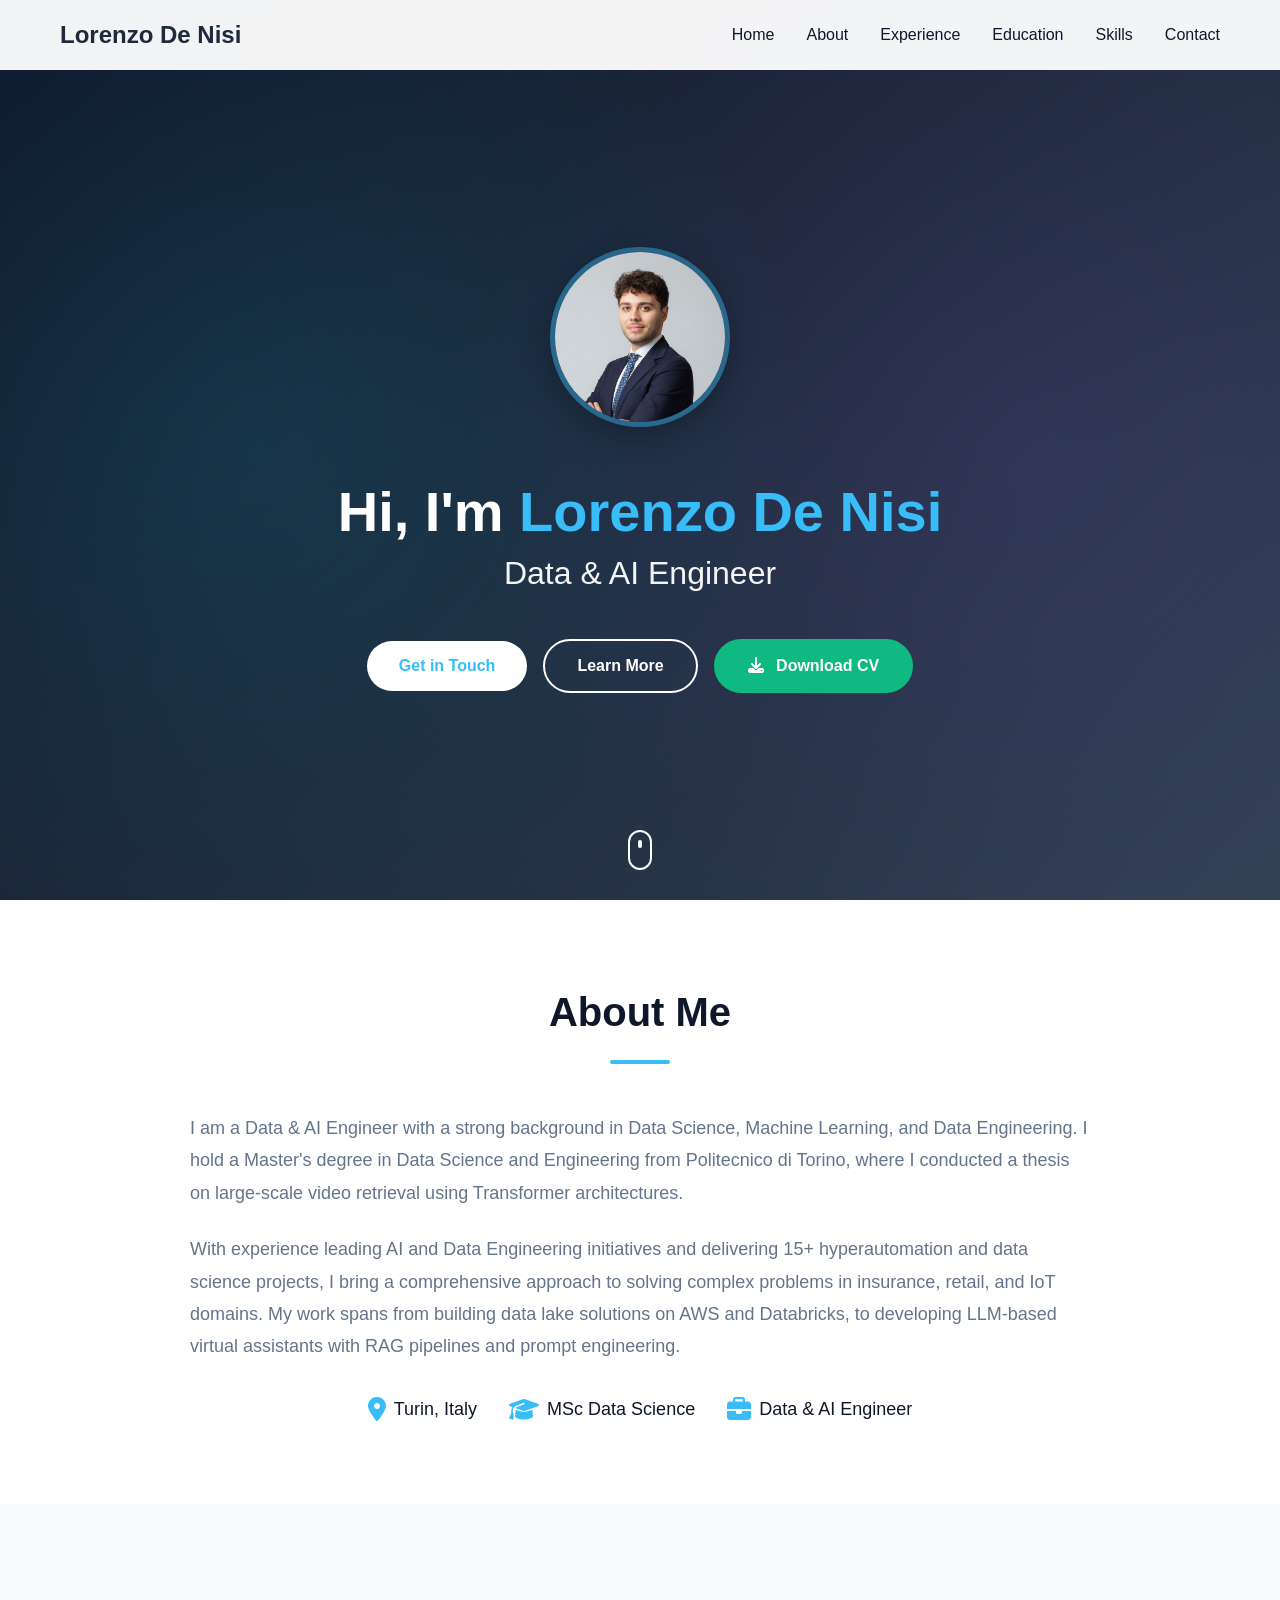
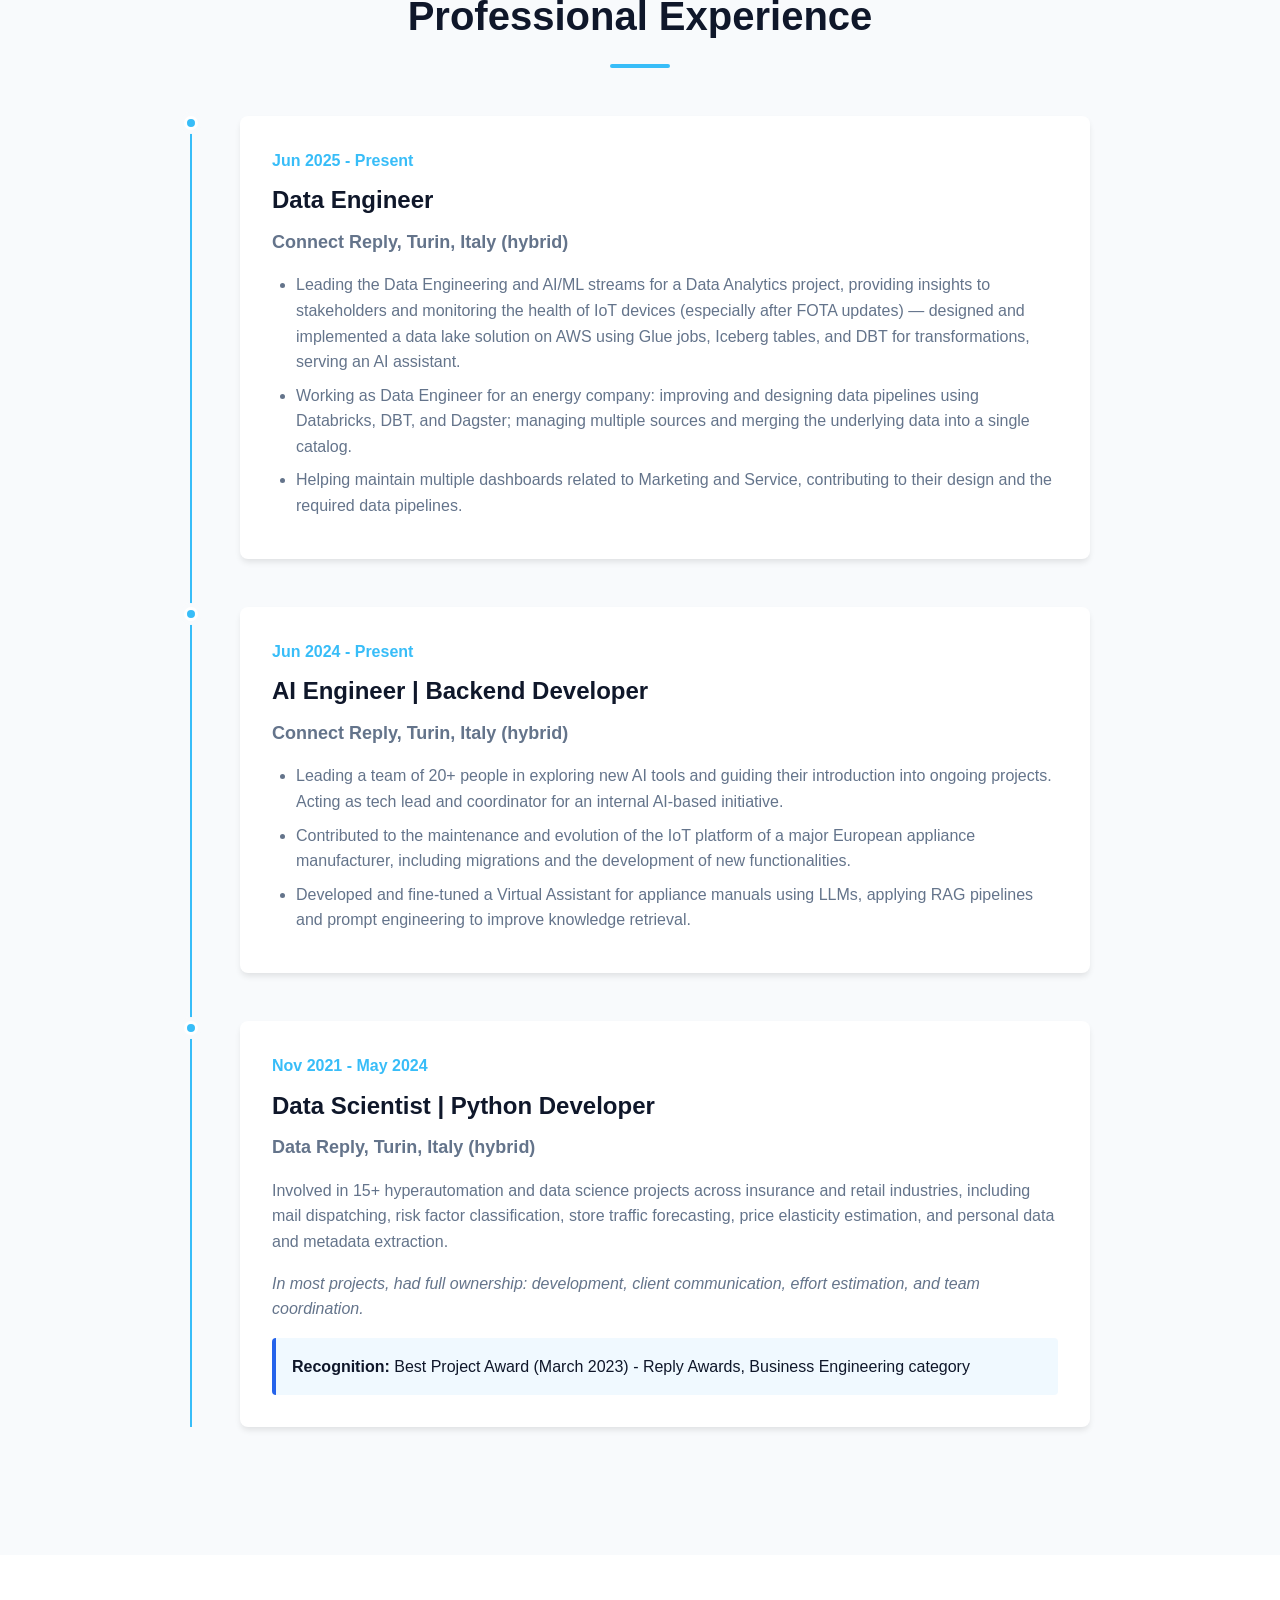
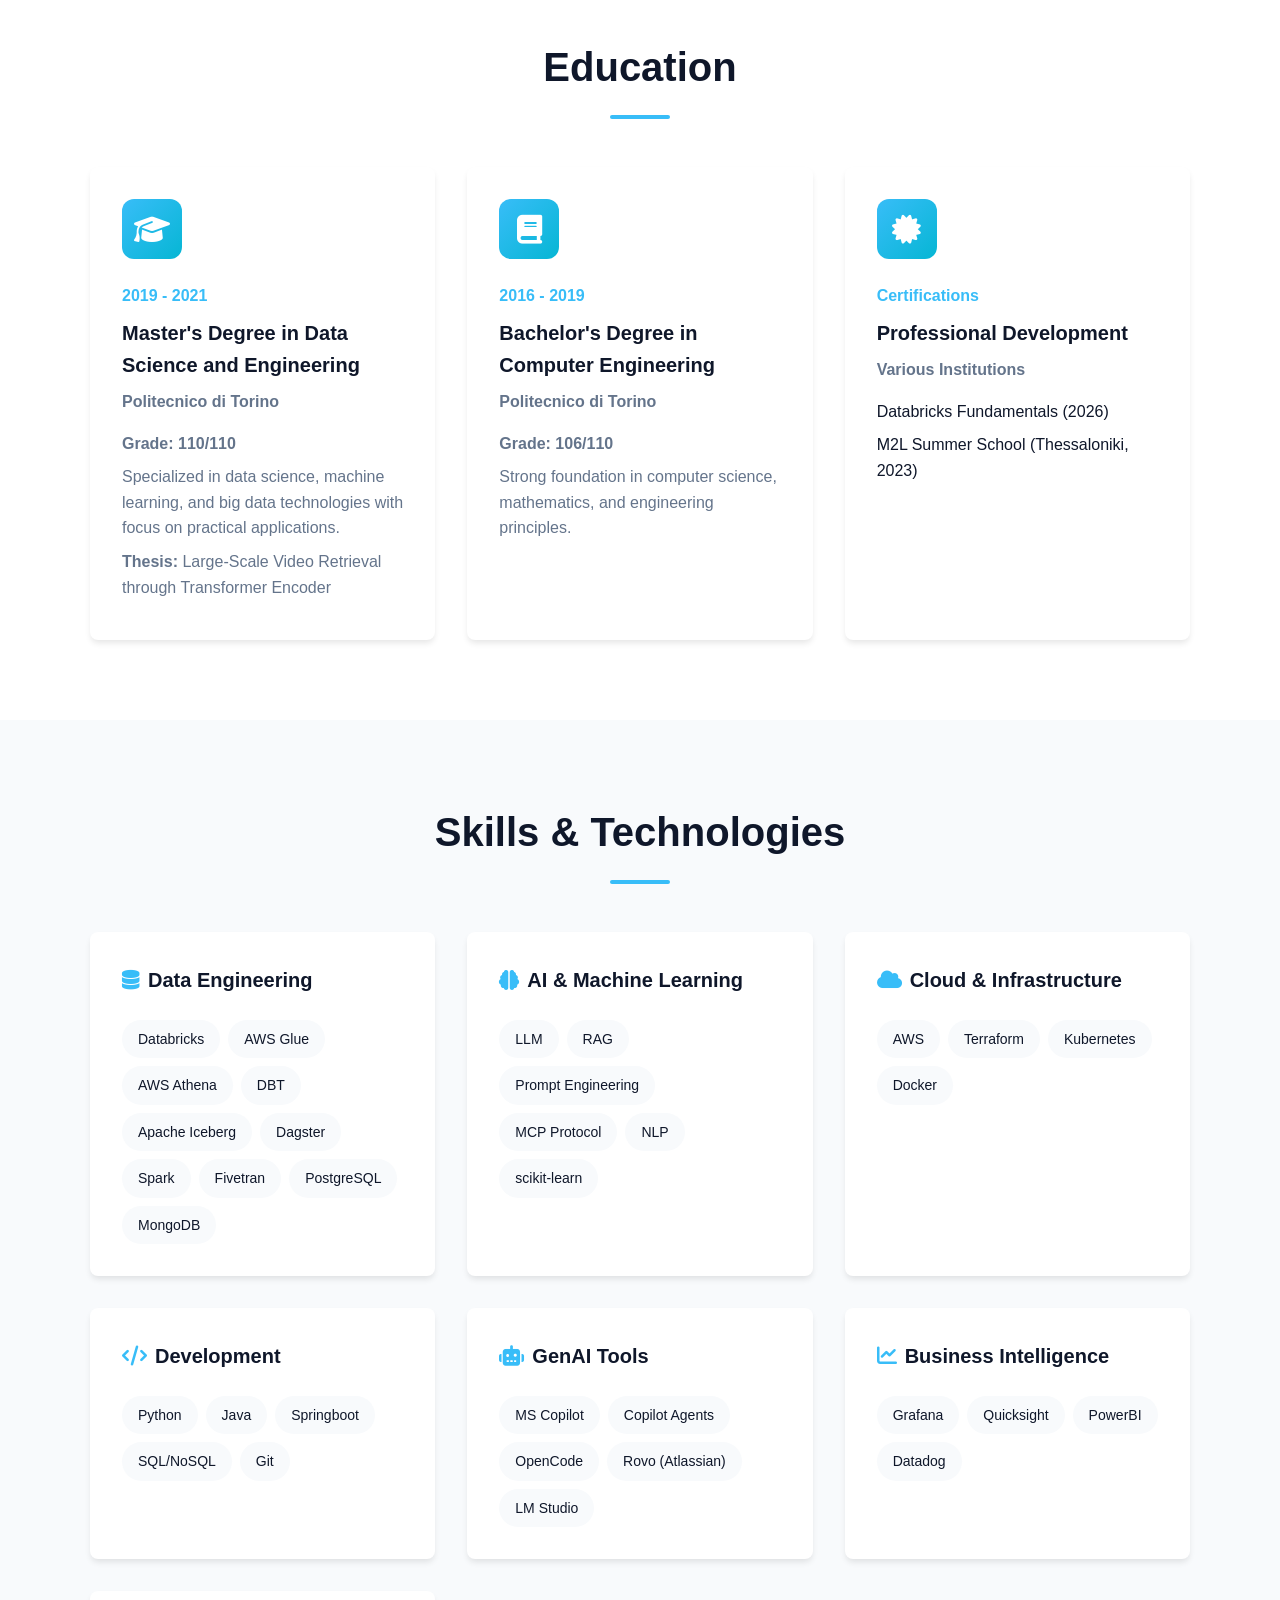
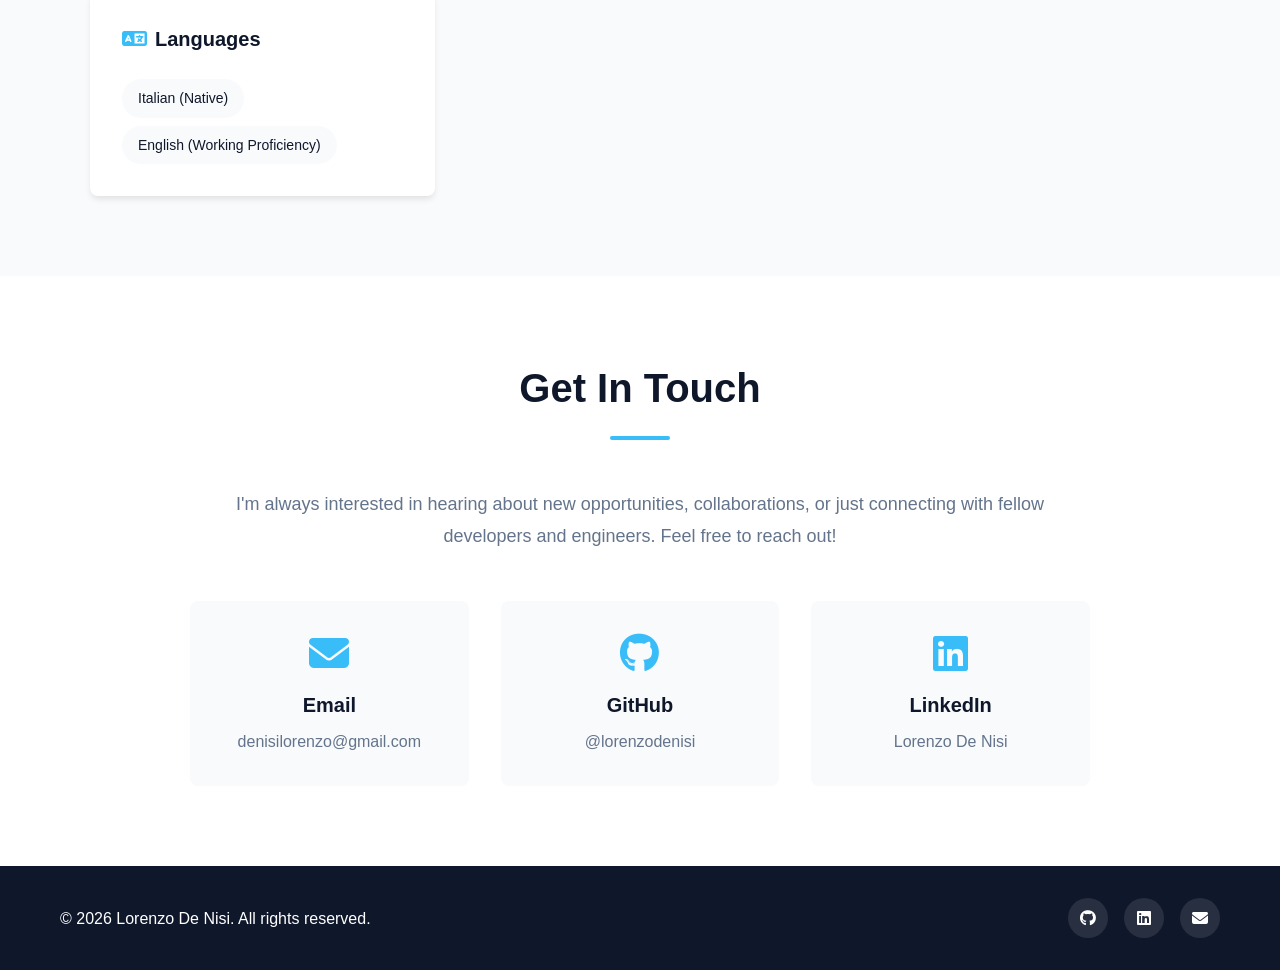
<file: index.html>
<!DOCTYPE html>
<html lang="en">
<head>
    <meta charset="UTF-8">
    <meta name="viewport" content="width=device-width, initial-scale=1.0">
    <meta name="description" content="Lorenzo De Nisi - Data & AI Engineer">
    <title>Lorenzo De Nisi - Data & AI Engineer</title>
    <link rel="stylesheet" href="styles.css">
    <link rel="stylesheet" href="https://cdnjs.cloudflare.com/ajax/libs/font-awesome/6.4.0/css/all.min.css">
</head>
<body>
    <!-- Navigation -->
    <nav id="navbar">
        <div class="nav-container">
            <div class="logo">Lorenzo De Nisi</div>
            <ul class="nav-menu">
                <li><a href="#home" class="nav-link">Home</a></li>
                <li><a href="#about" class="nav-link">About</a></li>
                <li><a href="#experience" class="nav-link">Experience</a></li>
                <li><a href="#education" class="nav-link">Education</a></li>
                <li><a href="#skills" class="nav-link">Skills</a></li>
                <li><a href="#contact" class="nav-link">Contact</a></li>
            </ul>
            <div class="hamburger">
                <span></span>
                <span></span>
                <span></span>
            </div>
        </div>
    </nav>

    <!-- Hero Section -->
    <section id="home" class="hero">
        <div class="hero-content">
            <div class="profile-picture fade-in">
                <img src="assets/profile.png" alt="Lorenzo De Nisi">
            </div>
            <div class="hero-text">
                <h1 class="fade-in">Hi, I'm <span class="highlight">Lorenzo De Nisi</span></h1>
                <h2 class="fade-in-delay">Data & AI Engineer</h2>
                <div class="cta-buttons fade-in-delay-3">
                    <a href="#contact" class="btn btn-primary">Get in Touch</a>
                    <a href="#about" class="btn btn-secondary">Learn More</a>
                    <a href="assets/CV_ENG.pdf" download class="btn btn-download">
                        <i class="fas fa-download"></i> Download CV
                    </a>
                </div>
            </div>
        </div>
        <div class="scroll-indicator">
            <span></span>
        </div>
    </section>

    <!-- About Section -->
    <section id="about" class="section">
        <div class="container">
            <h2 class="section-title">About Me</h2>
            <div class="about-content">
                <div class="about-text">
                    <p>
                        I am a Data & AI Engineer with a strong background in Data Science, Machine Learning, and Data Engineering.
                        I hold a Master's degree in Data Science and Engineering from Politecnico di Torino, where I conducted 
                        a thesis on large-scale video retrieval using Transformer architectures.
                    </p>
                    <p>
                        With experience leading AI and Data Engineering initiatives and delivering 15+ hyperautomation and data 
                        science projects, I bring a comprehensive approach to solving complex problems in insurance, retail, and IoT domains.
                        My work spans from building data lake solutions on AWS and Databricks, to developing LLM-based virtual assistants 
                        with RAG pipelines and prompt engineering.
                    </p>
                    <div class="quick-facts">
                        <div class="fact">
                            <i class="fas fa-map-marker-alt"></i>
                            <span>Turin, Italy</span>
                        </div>
                        <div class="fact">
                            <i class="fas fa-graduation-cap"></i>
                            <span>MSc Data Science</span>
                        </div>
                        <div class="fact">
                            <i class="fas fa-briefcase"></i>
                            <span>Data & AI Engineer</span>
                        </div>
                    </div>
                </div>
            </div>
        </div>
    </section>

    <!-- Experience Section -->
    <section id="experience" class="section bg-light">
        <div class="container">
            <h2 class="section-title">Professional Experience</h2>
            <div class="timeline">
                <!-- Connect Reply - Data Engineer -->
                <div class="timeline-item">
                    <div class="timeline-marker"></div>
                    <div class="timeline-content">
                        <div class="timeline-period">Jun 2025 - Present</div>
                        <h3>Data Engineer</h3>
                        <h4>Connect Reply, Turin, Italy (hybrid)</h4>
                        <ul>
                            <li>Leading the Data Engineering and AI/ML streams for a Data Analytics project, providing insights to stakeholders and monitoring the health of IoT devices (especially after FOTA updates) — designed and implemented a data lake solution on AWS using Glue jobs, Iceberg tables, and DBT for transformations, serving an AI assistant.</li>
                            <li>Working as Data Engineer for an energy company: improving and designing data pipelines using Databricks, DBT, and Dagster; managing multiple sources and merging the underlying data into a single catalog.</li>
                            <li>Helping maintain multiple dashboards related to Marketing and Service, contributing to their design and the required data pipelines.</li>
                        </ul>
                    </div>
                </div>

                <!-- Connect Reply - AI Engineer -->
                <div class="timeline-item">
                    <div class="timeline-marker"></div>
                    <div class="timeline-content">
                        <div class="timeline-period">Jun 2024 - Present</div>
                        <h3>AI Engineer | Backend Developer</h3>
                        <h4>Connect Reply, Turin, Italy (hybrid)</h4>
                        <ul>
                            <li>Leading a team of 20+ people in exploring new AI tools and guiding their introduction into ongoing projects. Acting as tech lead and coordinator for an internal AI-based initiative.</li>
                            <li>Contributed to the maintenance and evolution of the IoT platform of a major European appliance manufacturer, including migrations and the development of new functionalities.</li>
                            <li>Developed and fine-tuned a Virtual Assistant for appliance manuals using LLMs, applying RAG pipelines and prompt engineering to improve knowledge retrieval.</li>
                        </ul>
                    </div>
                </div>

                <!-- Data Reply -->
                <div class="timeline-item">
                    <div class="timeline-marker"></div>
                    <div class="timeline-content">
                        <div class="timeline-period">Nov 2021 - May 2024</div>
                        <h3>Data Scientist | Python Developer</h3>
                        <h4>Data Reply, Turin, Italy (hybrid)</h4>
                        <p>Involved in 15+ hyperautomation and data science projects across insurance and retail industries, including mail dispatching, risk factor classification, store traffic forecasting, price elasticity estimation, and personal data and metadata extraction.</p>
                        <p style="margin-top: 1rem; font-style: italic;">
                            In most projects, had full ownership: development, client communication, effort estimation, and team coordination.
                        </p>
                        <div style="margin-top: 1rem; padding: 1rem; background: #f0f9ff; border-left: 4px solid #2563eb; border-radius: 4px;">
                            <strong>Recognition:</strong> Best Project Award (March 2023) - Reply Awards, Business Engineering category
                        </div>
                    </div>
                </div>
            </div>
        </div>
    </section>

    <!-- Education Section -->
    <section id="education" class="section">
        <div class="container">
            <h2 class="section-title">Education</h2>
            <div class="education-grid">
                <div class="education-card">
                    <div class="education-icon">
                        <i class="fas fa-graduation-cap"></i>
                    </div>
                    <div class="education-content">
                        <div class="education-period">2019 - 2021</div>
                        <h3>Master's Degree in Data Science and Engineering</h3>
                        <h4>Politecnico di Torino</h4>
                        <p><strong>Grade: 110/110</strong></p>
                        <p>Specialized in data science, machine learning, and big data technologies with focus on practical applications.</p>
                        <p style="margin-top: 0.5rem;"><strong>Thesis:</strong> Large-Scale Video Retrieval through Transformer Encoder</p>
                    </div>
                </div>

                <div class="education-card">
                    <div class="education-icon">
                        <i class="fas fa-book"></i>
                    </div>
                    <div class="education-content">
                        <div class="education-period">2016 - 2019</div>
                        <h3>Bachelor's Degree in Computer Engineering</h3>
                        <h4>Politecnico di Torino</h4>
                        <p><strong>Grade: 106/110</strong></p>
                        <p>Strong foundation in computer science, mathematics, and engineering principles.</p>
                    </div>
                </div>

                <div class="education-card">
                    <div class="education-icon">
                        <i class="fas fa-certificate"></i>
                    </div>
                    <div class="education-content">
                        <div class="education-period">Certifications</div>
                        <h3>Professional Development</h3>
                        <h4>Various Institutions</h4>
                        <ul style="margin-top: 0.5rem; list-style: none; padding: 0;">
                            <li style="margin-bottom: 0.5rem;">Databricks Fundamentals (2026)</li>
                            <li style="margin-bottom: 0.5rem;">M2L Summer School (Thessaloniki, 2023)</li>
                        </ul>
                    </div>
                </div>
            </div>
        </div>
    </section>

    <!-- Skills Section -->
    <section id="skills" class="section bg-light">
        <div class="container">
            <h2 class="section-title">Skills & Technologies</h2>
            <div class="skills-grid">
                <div class="skill-category">
                    <h3><i class="fas fa-database"></i> Data Engineering</h3>
                    <div class="skill-tags">
                        <span class="skill-tag">Databricks</span>
                        <span class="skill-tag">AWS Glue</span>
                        <span class="skill-tag">AWS Athena</span>
                        <span class="skill-tag">DBT</span>
                        <span class="skill-tag">Apache Iceberg</span>
                        <span class="skill-tag">Dagster</span>
                        <span class="skill-tag">Spark</span>
                        <span class="skill-tag">Fivetran</span>
                        <span class="skill-tag">PostgreSQL</span>
                        <span class="skill-tag">MongoDB</span>
                    </div>
                </div>

                <div class="skill-category">
                    <h3><i class="fas fa-brain"></i> AI & Machine Learning</h3>
                    <div class="skill-tags">
                        <span class="skill-tag">LLM</span>
                        <span class="skill-tag">RAG</span>
                        <span class="skill-tag">Prompt Engineering</span>
                        <span class="skill-tag">MCP Protocol</span>
                        <span class="skill-tag">NLP</span>
                        <span class="skill-tag">scikit-learn</span>
                    </div>
                </div>

                <div class="skill-category">
                    <h3><i class="fas fa-cloud"></i> Cloud & Infrastructure</h3>
                    <div class="skill-tags">
                        <span class="skill-tag">AWS</span>
                        <span class="skill-tag">Terraform</span>
                        <span class="skill-tag">Kubernetes</span>
                        <span class="skill-tag">Docker</span>
                    </div>
                </div>

                <div class="skill-category">
                    <h3><i class="fas fa-code"></i> Development</h3>
                    <div class="skill-tags">
                        <span class="skill-tag">Python</span>
                        <span class="skill-tag">Java</span>
                        <span class="skill-tag">Springboot</span>
                        <span class="skill-tag">SQL/NoSQL</span>
                        <span class="skill-tag">Git</span>
                    </div>
                </div>

                <div class="skill-category">
                    <h3><i class="fas fa-robot"></i> GenAI Tools</h3>
                    <div class="skill-tags">
                        <span class="skill-tag">MS Copilot</span>
                        <span class="skill-tag">Copilot Agents</span>
                        <span class="skill-tag">OpenCode</span>
                        <span class="skill-tag">Rovo (Atlassian)</span>
                        <span class="skill-tag">LM Studio</span>
                    </div>
                </div>

                <div class="skill-category">
                    <h3><i class="fas fa-chart-line"></i> Business Intelligence</h3>
                    <div class="skill-tags">
                        <span class="skill-tag">Grafana</span>
                        <span class="skill-tag">Quicksight</span>
                        <span class="skill-tag">PowerBI</span>
                        <span class="skill-tag">Datadog</span>
                    </div>
                </div>

                <div class="skill-category">
                    <h3><i class="fas fa-language"></i> Languages</h3>
                    <div class="skill-tags">
                        <span class="skill-tag">Italian (Native)</span>
                        <span class="skill-tag">English (Working Proficiency)</span>
                    </div>
                </div>
            </div>
        </div>
    </section>

    <!-- Contact Section -->
    <section id="contact" class="section">
        <div class="container">
            <h2 class="section-title">Get In Touch</h2>
            <div class="contact-content">
                <p class="contact-intro">
                    I'm always interested in hearing about new opportunities, collaborations, 
                    or just connecting with fellow developers and engineers. Feel free to reach out!
                </p>
                <div class="contact-methods">
                    <a href="mailto:denisilorenzo@gmail.com" class="contact-card">
                        <i class="fas fa-envelope"></i>
                        <h3>Email</h3>
                        <p>denisilorenzo@gmail.com</p>
                    </a>
                    <a href="https://github.com/lorenzodenisi" target="_blank" rel="noopener noreferrer" class="contact-card">
                        <i class="fab fa-github"></i>
                        <h3>GitHub</h3>
                        <p>@lorenzodenisi</p>
                    </a>
                    <a href="https://linkedin.com/in/lorenzodenisi" target="_blank" rel="noopener noreferrer" class="contact-card">
                        <i class="fab fa-linkedin"></i>
                        <h3>LinkedIn</h3>
                        <p>Lorenzo De Nisi</p>
                    </a>
                </div>
            </div>
        </div>
    </section>

    <!-- Footer -->
    <footer>
        <div class="container">
            <div class="footer-content">
                <p>&copy; 2026 Lorenzo De Nisi. All rights reserved.</p>
                <div class="social-links">
                    <a href="https://github.com/lorenzodenisi" target="_blank" rel="noopener noreferrer" aria-label="GitHub">
                        <i class="fab fa-github"></i>
                    </a>
                    <a href="https://linkedin.com/in/lorenzodenisi" target="_blank" rel="noopener noreferrer" aria-label="LinkedIn">
                        <i class="fab fa-linkedin"></i>
                    </a>
                    <a href="mailto:denisilorenzo@gmail.com" aria-label="Email">
                        <i class="fas fa-envelope"></i>
                    </a>
                </div>
            </div>
        </div>
    </footer>

    <script src="script.js"></script>
</body>
</html>
</file>
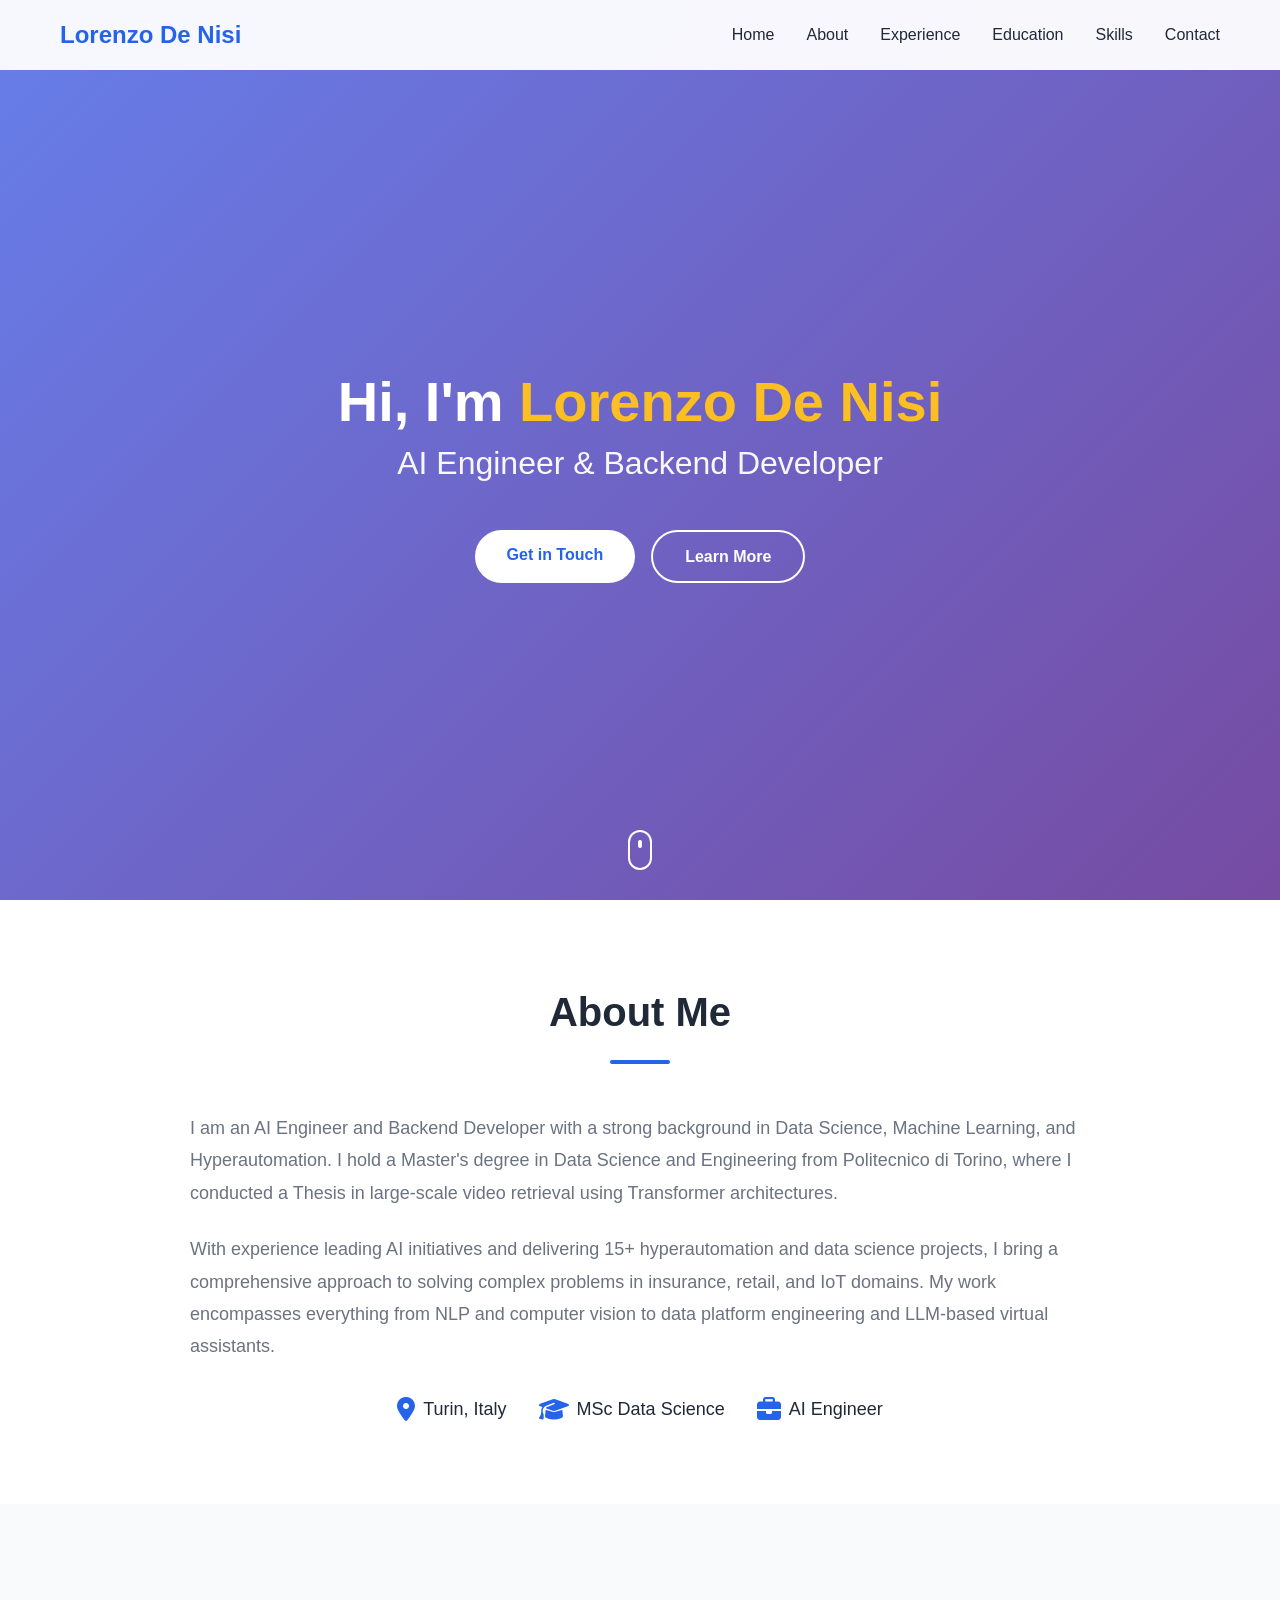
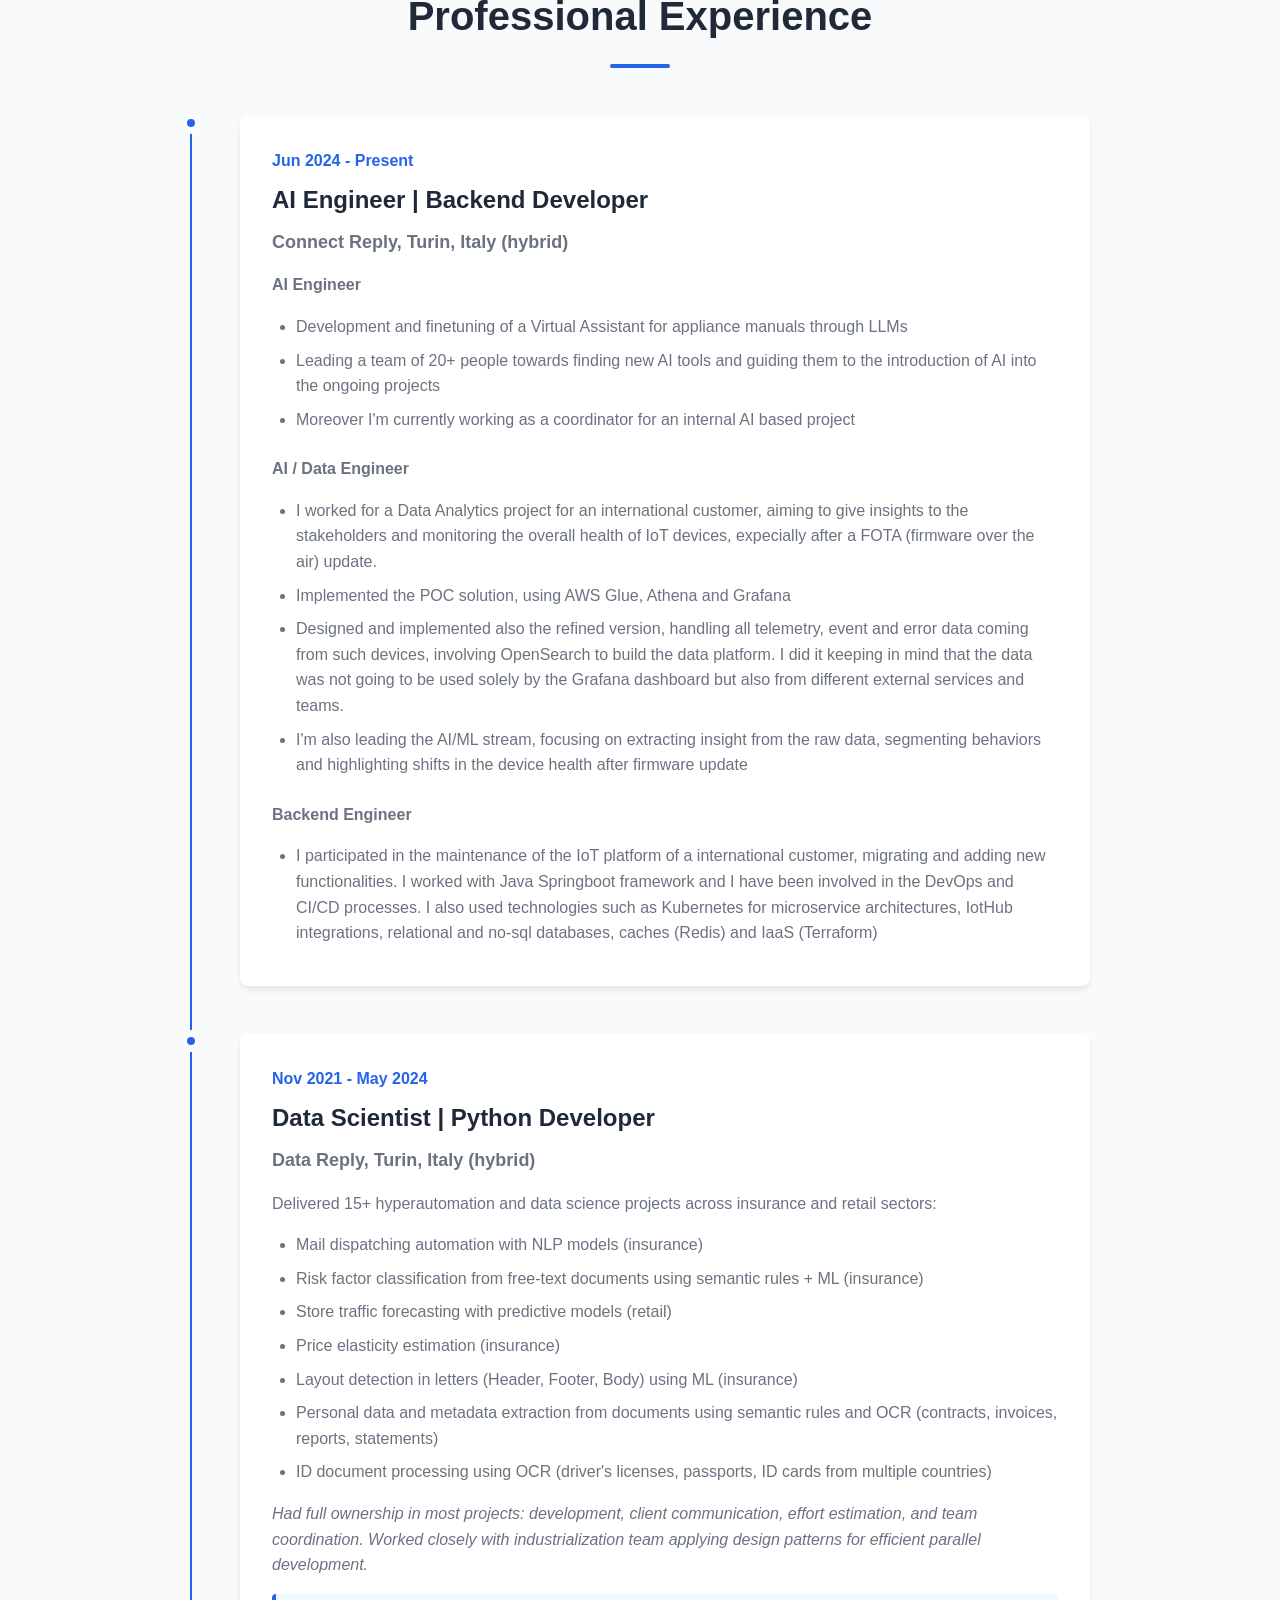
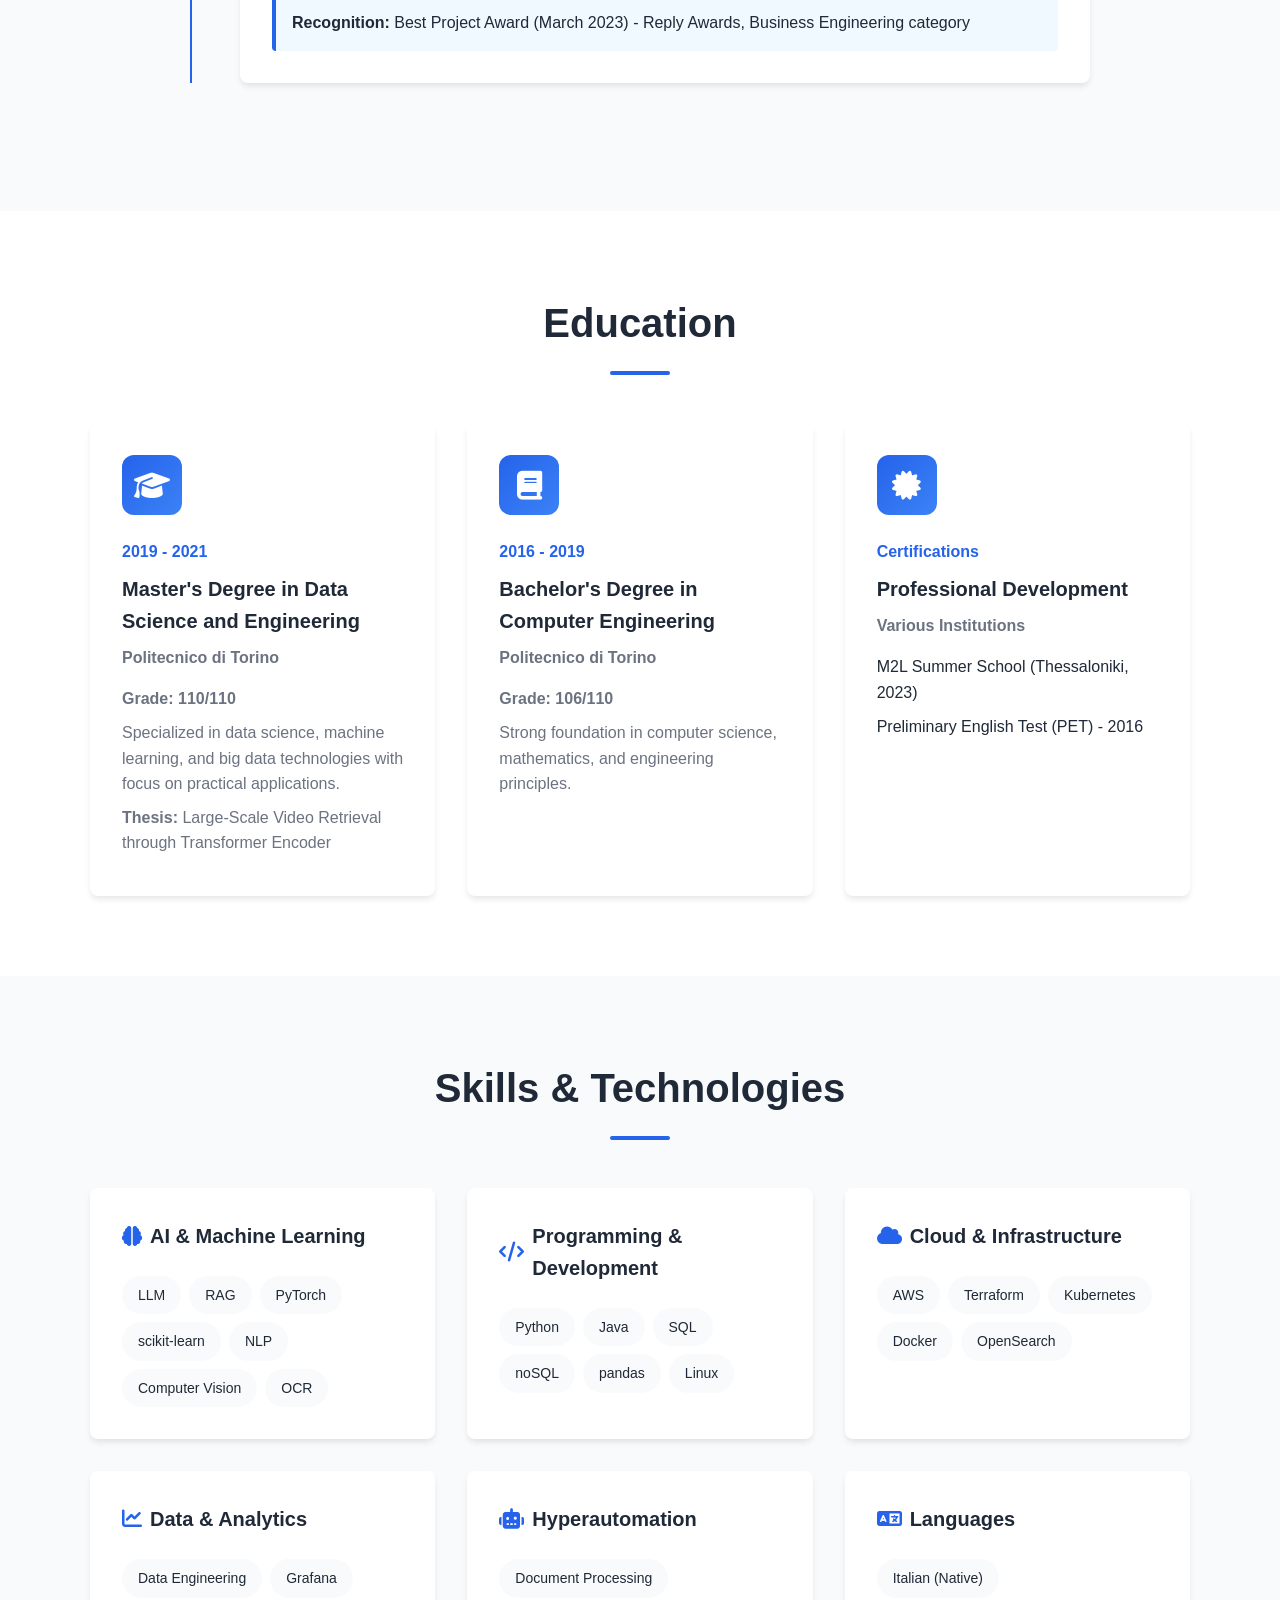
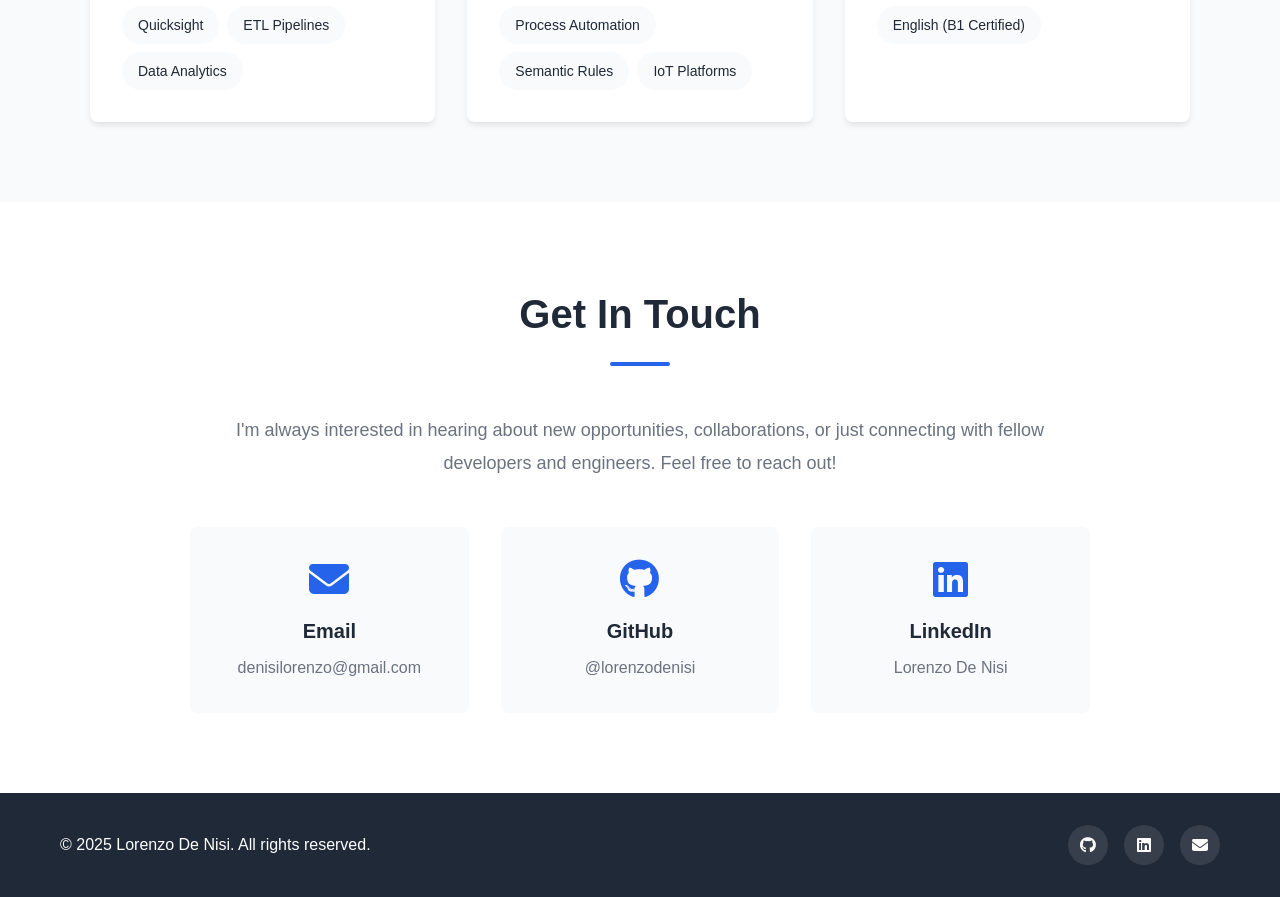
<file: docs/index.html>
<!DOCTYPE html>
<html lang="en">
<head>
    <meta charset="UTF-8">
    <meta name="viewport" content="width=device-width, initial-scale=1.0">
    <meta name="description" content="Lorenzo De Nisi - AI Engineer & Backend Developer">
    <title>Lorenzo De Nisi - AI Engineer & Backend Developer</title>
    <link rel="stylesheet" href="styles.css">
    <link rel="stylesheet" href="https://cdnjs.cloudflare.com/ajax/libs/font-awesome/6.4.0/css/all.min.css">
</head>
<body>
    <!-- Navigation -->
    <nav id="navbar">
        <div class="nav-container">
            <div class="logo">Lorenzo De Nisi</div>
            <ul class="nav-menu">
                <li><a href="#home" class="nav-link">Home</a></li>
                <li><a href="#about" class="nav-link">About</a></li>
                <li><a href="#experience" class="nav-link">Experience</a></li>
                <li><a href="#education" class="nav-link">Education</a></li>
                <li><a href="#skills" class="nav-link">Skills</a></li>
                <li><a href="#contact" class="nav-link">Contact</a></li>
            </ul>
            <div class="hamburger">
                <span></span>
                <span></span>
                <span></span>
            </div>
        </div>
    </nav>

    <!-- Hero Section -->
    <section id="home" class="hero">
        <div class="hero-content">
            <div class="hero-text">
                <h1 class="fade-in">Hi, I'm <span class="highlight">Lorenzo De Nisi</span></h1>
                <h2 class="fade-in-delay">AI Engineer & Backend Developer</h2>
                <div class="cta-buttons fade-in-delay-3">
                    <a href="#contact" class="btn btn-primary">Get in Touch</a>
                    <a href="#about" class="btn btn-secondary">Learn More</a>
                </div>
            </div>
        </div>
        <div class="scroll-indicator">
            <span></span>
        </div>
    </section>

    <!-- About Section -->
    <section id="about" class="section">
        <div class="container">
            <h2 class="section-title">About Me</h2>
            <div class="about-content">
                <div class="about-text">
                    <p>
                        I am an AI Engineer and Backend Developer with a strong background in Data Science, 
                        Machine Learning, and Hyperautomation. I hold a Master's degree in Data Science and Engineering 
                        from Politecnico di Torino, where I conducted a Thesis in large-scale video retrieval using Transformer architectures.
                    </p>
                    <p>
                        With experience leading AI initiatives and delivering 15+ hyperautomation and data science projects, 
                        I bring a comprehensive approach to solving complex problems in insurance, retail, and IoT domains. 
                        My work encompasses everything from NLP and computer vision to data platform engineering and LLM-based virtual assistants.
                    </p>
                    <div class="quick-facts">
                        <div class="fact">
                            <i class="fas fa-map-marker-alt"></i>
                            <span>Turin, Italy</span>
                        </div>
                        <div class="fact">
                            <i class="fas fa-graduation-cap"></i>
                            <span>MSc Data Science</span>
                        </div>
                        <div class="fact">
                            <i class="fas fa-briefcase"></i>
                            <span>AI Engineer</span>
                        </div>
                    </div>
                </div>
            </div>
        </div>
    </section>

    <!-- Experience Section -->
    <section id="experience" class="section bg-light">
        <div class="container">
            <h2 class="section-title">Professional Experience</h2>
            <div class="timeline">
                <!-- Connect Reply -->
                <div class="timeline-item">
                    <div class="timeline-marker"></div>
                    <div class="timeline-content">
                        <div class="timeline-period">Jun 2024 - Present</div>
                        <h3>AI Engineer | Backend Developer</h3>
                        <h4>Connect Reply, Turin, Italy (hybrid)</h4>
                        
                        <p style="margin-top: 1rem;"><strong>AI Engineer</strong></p>
                        <ul>
                            <li>Development and finetuning of a Virtual Assistant for appliance manuals through LLMs</li>
                            <li>Leading a team of 20+ people towards finding new AI tools and guiding them to the introduction of AI into the ongoing projects</li>
                            <li>Moreover I'm currently working as a coordinator for an internal AI based project</li>
                        </ul>
                        
                        <p style="margin-top: 1.5rem;"><strong>AI / Data Engineer</strong></p>
                        <ul>
                            <li>I worked for a Data Analytics project for an international customer, aiming to give insights to the stakeholders and monitoring the overall health of IoT devices, expecially after a FOTA (firmware over the air) update.</li>
                            <li>Implemented the POC solution, using AWS Glue, Athena and Grafana</li>
                            <li>Designed and implemented also the refined version, handling all telemetry, event and error data coming from such devices, involving OpenSearch to build the data platform. I did it keeping in mind that the data was not going to be used solely by the Grafana dashboard but also from different external services and teams.</li>
                            <li>I'm also leading the AI/ML stream, focusing on extracting insight from the raw data, segmenting behaviors and highlighting shifts in the device health after firmware update</li>
                        </ul>
                        
                        <p style="margin-top: 1.5rem;"><strong>Backend Engineer</strong></p>
                        <ul>
                            <li>I participated in the maintenance of the IoT platform of a international customer, migrating and adding new functionalities. I worked with Java Springboot framework and I have been involved in the DevOps and CI/CD processes. I also used technologies such as Kubernetes for microservice architectures, IotHub integrations, relational and no-sql databases, caches (Redis) and IaaS (Terraform)</li>
                        </ul>
                    </div>
                </div>

                <!-- Data Reply -->
                <div class="timeline-item">
                    <div class="timeline-marker"></div>
                    <div class="timeline-content">
                        <div class="timeline-period">Nov 2021 - May 2024</div>
                        <h3>Data Scientist | Python Developer</h3>
                        <h4>Data Reply, Turin, Italy (hybrid)</h4>
                        <p>Delivered 15+ hyperautomation and data science projects across insurance and retail sectors:</p>
                        <ul>
                            <li>Mail dispatching automation with NLP models (insurance)</li>
                            <li>Risk factor classification from free-text documents using semantic rules + ML (insurance)</li>
                            <li>Store traffic forecasting with predictive models (retail)</li>
                            <li>Price elasticity estimation (insurance)</li>
                            <li>Layout detection in letters (Header, Footer, Body) using ML (insurance)</li>
                            <li>Personal data and metadata extraction from documents using semantic rules and OCR (contracts, invoices, reports, statements)</li>
                            <li>ID document processing using OCR (driver's licenses, passports, ID cards from multiple countries)</li>
                        </ul>
                        <p style="margin-top: 1rem; font-style: italic;">
                            Had full ownership in most projects: development, client communication, effort estimation, and team coordination.
                            Worked closely with industrialization team applying design patterns for efficient parallel development.
                        </p>
                        <div style="margin-top: 1rem; padding: 1rem; background: #f0f9ff; border-left: 4px solid #2563eb; border-radius: 4px;">
                            <strong>Recognition:</strong> Best Project Award (March 2023) - Reply Awards, Business Engineering category
                        </div>
                    </div>
                </div>
            </div>
        </div>
    </section>

    <!-- Education Section -->
    <section id="education" class="section">
        <div class="container">
            <h2 class="section-title">Education</h2>
            <div class="education-grid">
                <div class="education-card">
                    <div class="education-icon">
                        <i class="fas fa-graduation-cap"></i>
                    </div>
                    <div class="education-content">
                        <div class="education-period">2019 - 2021</div>
                        <h3>Master's Degree in Data Science and Engineering</h3>
                        <h4>Politecnico di Torino</h4>
                        <p><strong>Grade: 110/110</strong></p>
                        <p>Specialized in data science, machine learning, and big data technologies with focus on practical applications.</p>
                        <p style="margin-top: 0.5rem;"><strong>Thesis:</strong> Large-Scale Video Retrieval through Transformer Encoder</p>
                    </div>
                </div>

                <div class="education-card">
                    <div class="education-icon">
                        <i class="fas fa-book"></i>
                    </div>
                    <div class="education-content">
                        <div class="education-period">2016 - 2019</div>
                        <h3>Bachelor's Degree in Computer Engineering</h3>
                        <h4>Politecnico di Torino</h4>
                        <p><strong>Grade: 106/110</strong></p>
                        <p>Strong foundation in computer science, mathematics, and engineering principles.</p>
                    </div>
                </div>

                <div class="education-card">
                    <div class="education-icon">
                        <i class="fas fa-certificate"></i>
                    </div>
                    <div class="education-content">
                        <div class="education-period">Certifications</div>
                        <h3>Professional Development</h3>
                        <h4>Various Institutions</h4>
                        <ul style="margin-top: 0.5rem; list-style: none; padding: 0;">
                            <li style="margin-bottom: 0.5rem;">M2L Summer School (Thessaloniki, 2023)</li>
                            <li>Preliminary English Test (PET) - 2016</li>
                        </ul>
                    </div>
                </div>
            </div>
        </div>
    </section>

    <!-- Skills Section -->
    <section id="skills" class="section bg-light">
        <div class="container">
            <h2 class="section-title">Skills & Technologies</h2>
            <div class="skills-grid">
                <div class="skill-category">
                    <h3><i class="fas fa-brain"></i> AI & Machine Learning</h3>
                    <div class="skill-tags">
                        <span class="skill-tag">LLM</span>
                        <span class="skill-tag">RAG</span>
                        <span class="skill-tag">PyTorch</span>
                        <span class="skill-tag">scikit-learn</span>
                        <span class="skill-tag">NLP</span>
                        <span class="skill-tag">Computer Vision</span>
                        <span class="skill-tag">OCR</span>
                    </div>
                </div>

                <div class="skill-category">
                    <h3><i class="fas fa-code"></i> Programming & Development</h3>
                    <div class="skill-tags">
                        <span class="skill-tag">Python</span>
                        <span class="skill-tag">Java</span>
                        <span class="skill-tag">SQL</span>
                        <span class="skill-tag">noSQL</span>
                        <span class="skill-tag">pandas</span>
                        <span class="skill-tag">Linux</span>
                    </div>
                </div>

                <div class="skill-category">
                    <h3><i class="fas fa-cloud"></i> Cloud & Infrastructure</h3>
                    <div class="skill-tags">
                        <span class="skill-tag">AWS</span>
                        <span class="skill-tag">Terraform</span>
                        <span class="skill-tag">Kubernetes</span>
                        <span class="skill-tag">Docker</span>
                        <span class="skill-tag">OpenSearch</span>
                    </div>
                </div>

                <div class="skill-category">
                    <h3><i class="fas fa-chart-line"></i> Data & Analytics</h3>
                    <div class="skill-tags">
                        <span class="skill-tag">Data Engineering</span>
                        <span class="skill-tag">Grafana</span>
                        <span class="skill-tag">Quicksight</span>
                        <span class="skill-tag">ETL Pipelines</span>
                        <span class="skill-tag">Data Analytics</span>
                    </div>
                </div>

                <div class="skill-category">
                    <h3><i class="fas fa-robot"></i> Hyperautomation</h3>
                    <div class="skill-tags">
                        <span class="skill-tag">Document Processing</span>
                        <span class="skill-tag">Process Automation</span>
                        <span class="skill-tag">Semantic Rules</span>
                        <span class="skill-tag">IoT Platforms</span>
                    </div>
                </div>

                <div class="skill-category">
                    <h3><i class="fas fa-language"></i> Languages</h3>
                    <div class="skill-tags">
                        <span class="skill-tag">Italian (Native)</span>
                        <span class="skill-tag">English (B1 Certified)</span>
                    </div>
                </div>
            </div>
        </div>
    </section>

    <!-- Contact Section -->
    <section id="contact" class="section">
        <div class="container">
            <h2 class="section-title">Get In Touch</h2>
            <div class="contact-content">
                <p class="contact-intro">
                    I'm always interested in hearing about new opportunities, collaborations, 
                    or just connecting with fellow developers and engineers. Feel free to reach out!
                </p>
                <div class="contact-methods">
                    <a href="mailto:denisilorenzo@gmail.com" class="contact-card">
                        <i class="fas fa-envelope"></i>
                        <h3>Email</h3>
                        <p>denisilorenzo@gmail.com</p>
                    </a>
                    <a href="https://github.com/lorenzodenisi" target="_blank" rel="noopener noreferrer" class="contact-card">
                        <i class="fab fa-github"></i>
                        <h3>GitHub</h3>
                        <p>@lorenzodenisi</p>
                    </a>
                    <a href="https://linkedin.com/in/lorenzodenisi" target="_blank" rel="noopener noreferrer" class="contact-card">
                        <i class="fab fa-linkedin"></i>
                        <h3>LinkedIn</h3>
                        <p>Lorenzo De Nisi</p>
                    </a>
                </div>
            </div>
        </div>
    </section>

    <!-- Footer -->
    <footer>
        <div class="container">
            <div class="footer-content">
                <p>&copy; 2025 Lorenzo De Nisi. All rights reserved.</p>
                <div class="social-links">
                    <a href="https://github.com/lorenzodenisi" target="_blank" rel="noopener noreferrer" aria-label="GitHub">
                        <i class="fab fa-github"></i>
                    </a>
                    <a href="https://linkedin.com/in/lorenzodenisi" target="_blank" rel="noopener noreferrer" aria-label="LinkedIn">
                        <i class="fab fa-linkedin"></i>
                    </a>
                    <a href="mailto:denisilorenzo@gmail.com" aria-label="Email">
                        <i class="fas fa-envelope"></i>
                    </a>
                </div>
            </div>
        </div>
    </footer>

    <script src="script.js"></script>
</body>
</html>
</file>
<file: styles.css>
/* ===========================
   CSS Reset & Base Styles
   =========================== */
* {
    margin: 0;
    padding: 0;
    box-sizing: border-box;
}

:root {
    --primary-color: #38bdf8;
    --secondary-color: #0ea5e9;
    --accent-color: #06b6d4;
    --tech-green: #10b981;
    --tech-purple: #8b5cf6;
    --text-dark: #0f172a;
    --text-light: #64748b;
    --bg-light: #f8fafc;
    --bg-white: #ffffff;
    --bg-dark: #1e293b;
    --border-color: #cbd5e1;
    --shadow: 0 4px 6px -1px rgba(0, 0, 0, 0.1);
    --shadow-lg: 0 10px 15px -3px rgba(0, 0, 0, 0.1);
    --transition: all 0.3s ease;
}

html {
    scroll-behavior: smooth;
}

body {
    font-family: -apple-system, BlinkMacSystemFont, 'Segoe UI', Roboto, Oxygen, Ubuntu, Cantarell, sans-serif;
    color: var(--text-dark);
    line-height: 1.6;
    overflow-x: hidden;
}

.container {
    max-width: 1200px;
    margin: 0 auto;
    padding: 0 20px;
}

/* ===========================
   Navigation
   =========================== */
#navbar {
    position: fixed;
    top: 0;
    width: 100%;
    background: rgba(255, 255, 255, 0.95);
    backdrop-filter: blur(10px);
    box-shadow: var(--shadow);
    z-index: 1000;
    transition: var(--transition);
}

.nav-container {
    max-width: 1200px;
    margin: 0 auto;
    padding: 1rem 20px;
    display: flex;
    justify-content: space-between;
    align-items: center;
}

.logo {
    font-size: 1.5rem;
    font-weight: 700;
    color: #1e293b;
}

.nav-menu {
    display: flex;
    list-style: none;
    gap: 2rem;
}

.nav-link {
    text-decoration: none;
    color: var(--text-dark);
    font-weight: 500;
    transition: var(--transition);
    position: relative;
}

.nav-link::after {
    content: '';
    position: absolute;
    bottom: -5px;
    left: 0;
    width: 0;
    height: 2px;
    background: var(--primary-color);
    transition: var(--transition);
}

.nav-link:hover {
    color: var(--primary-color);
}

.nav-link:hover::after {
    width: 100%;
}

.hamburger {
    display: none;
    flex-direction: column;
    cursor: pointer;
    gap: 4px;
}

.hamburger span {
    width: 25px;
    height: 3px;
    background: var(--text-dark);
    transition: var(--transition);
}

/* ===========================
   Hero Section
   =========================== */
.hero {
    min-height: 100vh;
    display: flex;
    align-items: center;
    justify-content: center;
    background: linear-gradient(135deg, #0f172a 0%, #1e293b 50%, #334155 100%);
    color: white;
    text-align: center;
    padding: 80px 20px 40px;
    position: relative;
    overflow: hidden;
}

.hero::before {
    content: '';
    position: absolute;
    top: 0;
    left: 0;
    right: 0;
    bottom: 0;
    background: 
        radial-gradient(circle at 20% 50%, rgba(0, 217, 255, 0.1) 0%, transparent 50%),
        radial-gradient(circle at 80% 50%, rgba(139, 92, 246, 0.1) 0%, transparent 50%);
    pointer-events: none;
}

.hero-content {
    max-width: 800px;
    z-index: 1;
    display: flex;
    flex-direction: column;
    align-items: center;
}

.profile-picture {
    margin-bottom: 2rem;
}

.profile-picture img {
    width: 180px;
    height: 180px;
    border-radius: 50%;
    object-fit: cover;
    border: 5px solid rgba(56, 189, 248, 0.4);
    box-shadow: 0 8px 32px rgba(0, 0, 0, 0.3);
    transition: var(--transition);
}

.profile-picture img:hover {
    transform: scale(1.05);
    border-color: rgba(56, 189, 248, 0.6);
    box-shadow: 0 10px 40px rgba(0, 0, 0, 0.4);
}

.hero h1 {
    font-size: 3.5rem;
    margin-bottom: -0.5rem;
    font-weight: 700;
}

.hero h2 {
    font-size: 2rem;
    margin-bottom: 2.5rem;
    font-weight: 400;
    opacity: 0.95;
}

.hero p {
    font-size: 1.25rem;
    margin-bottom: 2rem;
    opacity: 0.9;
}

.highlight {
    color: #38bdf8;
}

.cta-buttons {
    display: flex;
    gap: 1rem;
    justify-content: center;
    flex-wrap: wrap;
    align-items: center;
}

.btn {
    padding: 12px 32px;
    border-radius: 50px;
    text-decoration: none;
    font-weight: 600;
    transition: var(--transition);
    display: inline-block;
}

.btn-primary {
    background: white;
    color: var(--primary-color);
}

.btn-primary:hover {
    transform: translateY(-2px);
    box-shadow: 0 10px 20px rgba(0, 0, 0, 0.2);
}

.btn-secondary {
    background: transparent;
    color: white;
    border: 2px solid white;
}

.btn-secondary:hover {
    background: white;
    color: var(--primary-color);
}

.btn-download {
    background: var(--tech-green);
    color: white;
    border: 2px solid var(--tech-green);
}

.btn-download:hover {
    background: #059669;
    border-color: #059669;
    transform: translateY(-2px);
}

.btn-download i {
    margin-right: 0.5rem;
}

.scroll-indicator {
    position: absolute;
    bottom: 30px;
    left: 50%;
    transform: translateX(-50%);
}

.scroll-indicator span {
    display: block;
    width: 24px;
    height: 40px;
    border: 2px solid white;
    border-radius: 20px;
    position: relative;
}

.scroll-indicator span::before {
    content: '';
    position: absolute;
    top: 8px;
    left: 50%;
    transform: translateX(-50%);
    width: 4px;
    height: 8px;
    background: white;
    border-radius: 2px;
    animation: scroll 2s infinite;
}

@keyframes scroll {
    0% {
        opacity: 1;
        transform: translateX(-50%) translateY(0);
    }
    100% {
        opacity: 0;
        transform: translateX(-50%) translateY(20px);
    }
}

/* ===========================
   Section Styles
   =========================== */
.section {
    padding: 80px 20px;
}

.bg-light {
    background: var(--bg-light);
}

.section-title {
    text-align: center;
    font-size: 2.5rem;
    margin-bottom: 3rem;
    color: var(--text-dark);
    position: relative;
}

.section-title::after {
    content: '';
    display: block;
    width: 60px;
    height: 4px;
    background: var(--primary-color);
    margin: 1rem auto 0;
    border-radius: 2px;
}

/* ===========================
   About Section
   =========================== */
.about-content {
    max-width: 900px;
    margin: 0 auto;
}

.about-text p {
    font-size: 1.125rem;
    color: var(--text-light);
    margin-bottom: 1.5rem;
    line-height: 1.8;
}

.quick-facts {
    display: flex;
    gap: 2rem;
    margin-top: 2rem;
    flex-wrap: wrap;
    justify-content: center;
}

.fact {
    display: flex;
    align-items: center;
    gap: 0.5rem;
    font-size: 1.125rem;
    color: var(--text-dark);
}

.fact i {
    color: var(--primary-color);
    font-size: 1.5rem;
}

/* ===========================
   Timeline (Experience)
   =========================== */
.timeline {
    max-width: 900px;
    margin: 0 auto;
    position: relative;
    padding-left: 30px;
}

.timeline::before {
    content: '';
    position: absolute;
    left: 0;
    top: 0;
    bottom: 0;
    width: 2px;
    background: var(--primary-color);
}

.timeline-item {
    position: relative;
    margin-bottom: 3rem;
}

.timeline-marker {
    position: absolute;
    left: -36px;
    top: 0;
    width: 14px;
    height: 14px;
    background: var(--primary-color);
    border: 3px solid var(--bg-white);
    border-radius: 50%;
    box-shadow: 0 0 0 4px var(--bg-light);
}

.timeline-content {
    background: var(--bg-white);
    padding: 2rem;
    border-radius: 8px;
    box-shadow: var(--shadow);
    margin-left: 20px;
}

.timeline-period {
    color: var(--primary-color);
    font-weight: 600;
    margin-bottom: 0.5rem;
}

.timeline-content h3 {
    font-size: 1.5rem;
    margin-bottom: 0.5rem;
    color: var(--text-dark);
}

.timeline-content h4 {
    font-size: 1.125rem;
    color: var(--text-light);
    margin-bottom: 1rem;
}

.timeline-content p {
    color: var(--text-light);
    margin-bottom: 1rem;
}

.timeline-content ul {
    margin-left: 1.5rem;
}

.timeline-content li {
    color: var(--text-light);
    margin-bottom: 0.5rem;
}

/* ===========================
   Education Section
   =========================== */
.education-grid {
    display: grid;
    grid-template-columns: repeat(auto-fit, minmax(300px, 1fr));
    gap: 2rem;
    max-width: 1100px;
    margin: 0 auto;
}

.education-card {
    background: var(--bg-white);
    padding: 2rem;
    border-radius: 8px;
    box-shadow: var(--shadow);
    transition: var(--transition);
}

.education-card:hover {
    transform: translateY(-5px);
    box-shadow: var(--shadow-lg);
}

.education-icon {
    width: 60px;
    height: 60px;
    background: linear-gradient(135deg, var(--primary-color), var(--accent-color));
    border-radius: 12px;
    display: flex;
    align-items: center;
    justify-content: center;
    margin-bottom: 1.5rem;
}

.education-icon i {
    font-size: 1.8rem;
    color: white;
}

.education-period {
    color: var(--primary-color);
    font-weight: 600;
    margin-bottom: 0.5rem;
}

.education-card h3 {
    font-size: 1.25rem;
    margin-bottom: 0.5rem;
    color: var(--text-dark);
}

.education-card h4 {
    font-size: 1rem;
    color: var(--text-light);
    margin-bottom: 1rem;
}

.education-card p {
    color: var(--text-light);
    line-height: 1.6;
    margin-bottom: 0.5rem;
}

/* ===========================
   Skills Section
   =========================== */
.skills-grid {
    display: grid;
    grid-template-columns: repeat(auto-fit, minmax(300px, 1fr));
    gap: 2rem;
    max-width: 1100px;
    margin: 0 auto;
}

.skill-category {
    background: var(--bg-white);
    padding: 2rem;
    border-radius: 8px;
    box-shadow: var(--shadow);
}

.skill-category h3 {
    font-size: 1.25rem;
    margin-bottom: 1.5rem;
    color: var(--text-dark);
    display: flex;
    align-items: center;
    gap: 0.5rem;
}

.skill-category h3 i {
    color: var(--primary-color);
}

.skill-tags {
    display: flex;
    flex-wrap: wrap;
    gap: 0.5rem;
}

.skill-tag {
    background: var(--bg-light);
    color: var(--text-dark);
    padding: 0.5rem 1rem;
    border-radius: 20px;
    font-size: 0.875rem;
    font-weight: 500;
    transition: var(--transition);
}

.skill-tag:hover {
    background: var(--primary-color);
    color: white;
    transform: translateY(-2px);
}

/* ===========================
   Contact Section
   =========================== */
.contact-content {
    max-width: 900px;
    margin: 0 auto;
    text-align: center;
}

.contact-intro {
    font-size: 1.125rem;
    color: var(--text-light);
    margin-bottom: 3rem;
    line-height: 1.8;
}

.contact-methods {
    display: grid;
    grid-template-columns: repeat(auto-fit, minmax(250px, 1fr));
    gap: 2rem;
}

.contact-card {
    background: var(--bg-light);
    padding: 2rem;
    border-radius: 8px;
    text-decoration: none;
    transition: var(--transition);
    display: block;
}

.contact-card:hover {
    transform: translateY(-5px);
    box-shadow: var(--shadow-lg);
    background: var(--primary-color);
}

.contact-card:hover i,
.contact-card:hover h3,
.contact-card:hover p {
    color: white;
}

.contact-card i {
    font-size: 2.5rem;
    color: var(--primary-color);
    margin-bottom: 1rem;
    transition: var(--transition);
}

.contact-card h3 {
    font-size: 1.25rem;
    margin-bottom: 0.5rem;
    color: var(--text-dark);
    transition: var(--transition);
}

.contact-card p {
    color: var(--text-light);
    transition: var(--transition);
}

/* ===========================
   Footer
   =========================== */
footer {
    background: var(--text-dark);
    color: white;
    padding: 2rem 20px;
}

.footer-content {
    max-width: 1200px;
    margin: 0 auto;
    display: flex;
    justify-content: space-between;
    align-items: center;
    flex-wrap: wrap;
    gap: 1rem;
}

.social-links {
    display: flex;
    gap: 1rem;
}

.social-links a {
    width: 40px;
    height: 40px;
    background: rgba(255, 255, 255, 0.1);
    border-radius: 50%;
    display: flex;
    align-items: center;
    justify-content: center;
    color: white;
    text-decoration: none;
    transition: var(--transition);
}

.social-links a:hover {
    background: var(--primary-color);
    transform: translateY(-3px);
}

/* ===========================
   Animations
   =========================== */
.fade-in {
    animation: fadeIn 1s ease-in;
}

.fade-in-delay {
    animation: fadeIn 1s ease-in 0.3s backwards;
}

.fade-in-delay-2 {
    animation: fadeIn 1s ease-in 0.6s backwards;
}

.fade-in-delay-3 {
    animation: fadeIn 1s ease-in 0.9s backwards;
}

@keyframes fadeIn {
    from {
        opacity: 0;
        transform: translateY(20px);
    }
    to {
        opacity: 1;
        transform: translateY(0);
    }
}

/* ===========================
   Responsive Design
   =========================== */
@media (max-width: 768px) {
    .hamburger {
        display: flex;
    }

    .nav-menu {
        position: fixed;
        left: -100%;
        top: 70px;
        flex-direction: column;
        background: var(--bg-white);
        width: 100%;
        text-align: center;
        transition: 0.3s;
        box-shadow: var(--shadow-lg);
        padding: 2rem 0;
    }

    .nav-menu.active {
        left: 0;
    }

    .profile-picture img {
        width: 150px;
        height: 150px;
    }

    .hero h1 {
        font-size: 2.5rem;
    }

    .hero h2 {
        font-size: 1.5rem;
    }

    .hero p {
        font-size: 1rem;
    }

    .section-title {
        font-size: 2rem;
    }

    .timeline {
        padding-left: 20px;
    }

    .timeline-content {
        margin-left: 10px;
    }

    .quick-facts {
        flex-direction: column;
        gap: 1rem;
    }

    .footer-content {
        flex-direction: column;
        text-align: center;
    }
}

@media (max-width: 480px) {
    .profile-picture img {
        width: 120px;
        height: 120px;
    }

    .hero h1 {
        font-size: 2rem;
    }

    .hero h2 {
        font-size: 1.25rem;
    }

    .cta-buttons {
        flex-direction: column;
        width: 100%;
    }

    .btn {
        width: 100%;
    }

    .skills-grid,
    .education-grid {
        grid-template-columns: 1fr;
    }
}
</file>
<file: docs/styles.css>
/* ===========================
   CSS Reset & Base Styles
   =========================== */
* {
    margin: 0;
    padding: 0;
    box-sizing: border-box;
}

:root {
    --primary-color: #2563eb;
    --secondary-color: #1e40af;
    --accent-color: #3b82f6;
    --text-dark: #1f2937;
    --text-light: #6b7280;
    --bg-light: #f9fafb;
    --bg-white: #ffffff;
    --border-color: #e5e7eb;
    --shadow: 0 4px 6px -1px rgba(0, 0, 0, 0.1);
    --shadow-lg: 0 10px 15px -3px rgba(0, 0, 0, 0.1);
    --transition: all 0.3s ease;
}

html {
    scroll-behavior: smooth;
}

body {
    font-family: -apple-system, BlinkMacSystemFont, 'Segoe UI', Roboto, Oxygen, Ubuntu, Cantarell, sans-serif;
    color: var(--text-dark);
    line-height: 1.6;
    overflow-x: hidden;
}

.container {
    max-width: 1200px;
    margin: 0 auto;
    padding: 0 20px;
}

/* ===========================
   Navigation
   =========================== */
#navbar {
    position: fixed;
    top: 0;
    width: 100%;
    background: rgba(255, 255, 255, 0.95);
    backdrop-filter: blur(10px);
    box-shadow: var(--shadow);
    z-index: 1000;
    transition: var(--transition);
}

.nav-container {
    max-width: 1200px;
    margin: 0 auto;
    padding: 1rem 20px;
    display: flex;
    justify-content: space-between;
    align-items: center;
}

.logo {
    font-size: 1.5rem;
    font-weight: 700;
    color: var(--primary-color);
}

.nav-menu {
    display: flex;
    list-style: none;
    gap: 2rem;
}

.nav-link {
    text-decoration: none;
    color: var(--text-dark);
    font-weight: 500;
    transition: var(--transition);
    position: relative;
}

.nav-link::after {
    content: '';
    position: absolute;
    bottom: -5px;
    left: 0;
    width: 0;
    height: 2px;
    background: var(--primary-color);
    transition: var(--transition);
}

.nav-link:hover {
    color: var(--primary-color);
}

.nav-link:hover::after {
    width: 100%;
}

.hamburger {
    display: none;
    flex-direction: column;
    cursor: pointer;
    gap: 4px;
}

.hamburger span {
    width: 25px;
    height: 3px;
    background: var(--text-dark);
    transition: var(--transition);
}

/* ===========================
   Hero Section
   =========================== */
.hero {
    min-height: 100vh;
    display: flex;
    align-items: center;
    justify-content: center;
    background: linear-gradient(135deg, #667eea 0%, #764ba2 100%);
    color: white;
    text-align: center;
    padding: 80px 20px 40px;
    position: relative;
}

.hero-content {
    max-width: 800px;
    z-index: 1;
}

.hero h1 {
    font-size: 3.5rem;
    margin-bottom: -0.5rem;
    font-weight: 700;
}

.hero h2 {
    font-size: 2rem;
    margin-bottom: 2.5rem;
    font-weight: 400;
    opacity: 0.95;
}

.hero p {
    font-size: 1.25rem;
    margin-bottom: 2rem;
    opacity: 0.9;
}

.highlight {
    color: #fbbf24;
}

.cta-buttons {
    display: flex;
    gap: 1rem;
    justify-content: center;
    flex-wrap: wrap;
}

.btn {
    padding: 12px 32px;
    border-radius: 50px;
    text-decoration: none;
    font-weight: 600;
    transition: var(--transition);
    display: inline-block;
}

.btn-primary {
    background: white;
    color: var(--primary-color);
}

.btn-primary:hover {
    transform: translateY(-2px);
    box-shadow: 0 10px 20px rgba(0, 0, 0, 0.2);
}

.btn-secondary {
    background: transparent;
    color: white;
    border: 2px solid white;
}

.btn-secondary:hover {
    background: white;
    color: var(--primary-color);
}

.scroll-indicator {
    position: absolute;
    bottom: 30px;
    left: 50%;
    transform: translateX(-50%);
}

.scroll-indicator span {
    display: block;
    width: 24px;
    height: 40px;
    border: 2px solid white;
    border-radius: 20px;
    position: relative;
}

.scroll-indicator span::before {
    content: '';
    position: absolute;
    top: 8px;
    left: 50%;
    transform: translateX(-50%);
    width: 4px;
    height: 8px;
    background: white;
    border-radius: 2px;
    animation: scroll 2s infinite;
}

@keyframes scroll {
    0% {
        opacity: 1;
        transform: translateX(-50%) translateY(0);
    }
    100% {
        opacity: 0;
        transform: translateX(-50%) translateY(20px);
    }
}

/* ===========================
   Section Styles
   =========================== */
.section {
    padding: 80px 20px;
}

.bg-light {
    background: var(--bg-light);
}

.section-title {
    text-align: center;
    font-size: 2.5rem;
    margin-bottom: 3rem;
    color: var(--text-dark);
    position: relative;
}

.section-title::after {
    content: '';
    display: block;
    width: 60px;
    height: 4px;
    background: var(--primary-color);
    margin: 1rem auto 0;
    border-radius: 2px;
}

/* ===========================
   About Section
   =========================== */
.about-content {
    max-width: 900px;
    margin: 0 auto;
}

.about-text p {
    font-size: 1.125rem;
    color: var(--text-light);
    margin-bottom: 1.5rem;
    line-height: 1.8;
}

.quick-facts {
    display: flex;
    gap: 2rem;
    margin-top: 2rem;
    flex-wrap: wrap;
    justify-content: center;
}

.fact {
    display: flex;
    align-items: center;
    gap: 0.5rem;
    font-size: 1.125rem;
    color: var(--text-dark);
}

.fact i {
    color: var(--primary-color);
    font-size: 1.5rem;
}

/* ===========================
   Timeline (Experience)
   =========================== */
.timeline {
    max-width: 900px;
    margin: 0 auto;
    position: relative;
    padding-left: 30px;
}

.timeline::before {
    content: '';
    position: absolute;
    left: 0;
    top: 0;
    bottom: 0;
    width: 2px;
    background: var(--primary-color);
}

.timeline-item {
    position: relative;
    margin-bottom: 3rem;
}

.timeline-marker {
    position: absolute;
    left: -36px;
    top: 0;
    width: 14px;
    height: 14px;
    background: var(--primary-color);
    border: 3px solid var(--bg-white);
    border-radius: 50%;
    box-shadow: 0 0 0 4px var(--bg-light);
}

.timeline-content {
    background: var(--bg-white);
    padding: 2rem;
    border-radius: 8px;
    box-shadow: var(--shadow);
    margin-left: 20px;
}

.timeline-period {
    color: var(--primary-color);
    font-weight: 600;
    margin-bottom: 0.5rem;
}

.timeline-content h3 {
    font-size: 1.5rem;
    margin-bottom: 0.5rem;
    color: var(--text-dark);
}

.timeline-content h4 {
    font-size: 1.125rem;
    color: var(--text-light);
    margin-bottom: 1rem;
}

.timeline-content p {
    color: var(--text-light);
    margin-bottom: 1rem;
}

.timeline-content ul {
    margin-left: 1.5rem;
}

.timeline-content li {
    color: var(--text-light);
    margin-bottom: 0.5rem;
}

/* ===========================
   Education Section
   =========================== */
.education-grid {
    display: grid;
    grid-template-columns: repeat(auto-fit, minmax(300px, 1fr));
    gap: 2rem;
    max-width: 1100px;
    margin: 0 auto;
}

.education-card {
    background: var(--bg-white);
    padding: 2rem;
    border-radius: 8px;
    box-shadow: var(--shadow);
    transition: var(--transition);
}

.education-card:hover {
    transform: translateY(-5px);
    box-shadow: var(--shadow-lg);
}

.education-icon {
    width: 60px;
    height: 60px;
    background: linear-gradient(135deg, var(--primary-color), var(--accent-color));
    border-radius: 12px;
    display: flex;
    align-items: center;
    justify-content: center;
    margin-bottom: 1.5rem;
}

.education-icon i {
    font-size: 1.8rem;
    color: white;
}

.education-period {
    color: var(--primary-color);
    font-weight: 600;
    margin-bottom: 0.5rem;
}

.education-card h3 {
    font-size: 1.25rem;
    margin-bottom: 0.5rem;
    color: var(--text-dark);
}

.education-card h4 {
    font-size: 1rem;
    color: var(--text-light);
    margin-bottom: 1rem;
}

.education-card p {
    color: var(--text-light);
    line-height: 1.6;
    margin-bottom: 0.5rem;
}

/* ===========================
   Skills Section
   =========================== */
.skills-grid {
    display: grid;
    grid-template-columns: repeat(auto-fit, minmax(300px, 1fr));
    gap: 2rem;
    max-width: 1100px;
    margin: 0 auto;
}

.skill-category {
    background: var(--bg-white);
    padding: 2rem;
    border-radius: 8px;
    box-shadow: var(--shadow);
}

.skill-category h3 {
    font-size: 1.25rem;
    margin-bottom: 1.5rem;
    color: var(--text-dark);
    display: flex;
    align-items: center;
    gap: 0.5rem;
}

.skill-category h3 i {
    color: var(--primary-color);
}

.skill-tags {
    display: flex;
    flex-wrap: wrap;
    gap: 0.5rem;
}

.skill-tag {
    background: var(--bg-light);
    color: var(--text-dark);
    padding: 0.5rem 1rem;
    border-radius: 20px;
    font-size: 0.875rem;
    font-weight: 500;
    transition: var(--transition);
}

.skill-tag:hover {
    background: var(--primary-color);
    color: white;
    transform: translateY(-2px);
}

/* ===========================
   Contact Section
   =========================== */
.contact-content {
    max-width: 900px;
    margin: 0 auto;
    text-align: center;
}

.contact-intro {
    font-size: 1.125rem;
    color: var(--text-light);
    margin-bottom: 3rem;
    line-height: 1.8;
}

.contact-methods {
    display: grid;
    grid-template-columns: repeat(auto-fit, minmax(250px, 1fr));
    gap: 2rem;
}

.contact-card {
    background: var(--bg-light);
    padding: 2rem;
    border-radius: 8px;
    text-decoration: none;
    transition: var(--transition);
    display: block;
}

.contact-card:hover {
    transform: translateY(-5px);
    box-shadow: var(--shadow-lg);
    background: var(--primary-color);
}

.contact-card:hover i,
.contact-card:hover h3,
.contact-card:hover p {
    color: white;
}

.contact-card i {
    font-size: 2.5rem;
    color: var(--primary-color);
    margin-bottom: 1rem;
    transition: var(--transition);
}

.contact-card h3 {
    font-size: 1.25rem;
    margin-bottom: 0.5rem;
    color: var(--text-dark);
    transition: var(--transition);
}

.contact-card p {
    color: var(--text-light);
    transition: var(--transition);
}

/* ===========================
   Footer
   =========================== */
footer {
    background: var(--text-dark);
    color: white;
    padding: 2rem 20px;
}

.footer-content {
    max-width: 1200px;
    margin: 0 auto;
    display: flex;
    justify-content: space-between;
    align-items: center;
    flex-wrap: wrap;
    gap: 1rem;
}

.social-links {
    display: flex;
    gap: 1rem;
}

.social-links a {
    width: 40px;
    height: 40px;
    background: rgba(255, 255, 255, 0.1);
    border-radius: 50%;
    display: flex;
    align-items: center;
    justify-content: center;
    color: white;
    text-decoration: none;
    transition: var(--transition);
}

.social-links a:hover {
    background: var(--primary-color);
    transform: translateY(-3px);
}

/* ===========================
   Animations
   =========================== */
.fade-in {
    animation: fadeIn 1s ease-in;
}

.fade-in-delay {
    animation: fadeIn 1s ease-in 0.3s backwards;
}

.fade-in-delay-2 {
    animation: fadeIn 1s ease-in 0.6s backwards;
}

.fade-in-delay-3 {
    animation: fadeIn 1s ease-in 0.9s backwards;
}

@keyframes fadeIn {
    from {
        opacity: 0;
        transform: translateY(20px);
    }
    to {
        opacity: 1;
        transform: translateY(0);
    }
}

/* ===========================
   Responsive Design
   =========================== */
@media (max-width: 768px) {
    .hamburger {
        display: flex;
    }

    .nav-menu {
        position: fixed;
        left: -100%;
        top: 70px;
        flex-direction: column;
        background: var(--bg-white);
        width: 100%;
        text-align: center;
        transition: 0.3s;
        box-shadow: var(--shadow-lg);
        padding: 2rem 0;
    }

    .nav-menu.active {
        left: 0;
    }

    .hero h1 {
        font-size: 2.5rem;
    }

    .hero h2 {
        font-size: 1.5rem;
    }

    .hero p {
        font-size: 1rem;
    }

    .section-title {
        font-size: 2rem;
    }

    .timeline {
        padding-left: 20px;
    }

    .timeline-content {
        margin-left: 10px;
    }

    .quick-facts {
        flex-direction: column;
        gap: 1rem;
    }

    .footer-content {
        flex-direction: column;
        text-align: center;
    }
}

@media (max-width: 480px) {
    .hero h1 {
        font-size: 2rem;
    }

    .hero h2 {
        font-size: 1.25rem;
    }

    .cta-buttons {
        flex-direction: column;
        width: 100%;
    }

    .btn {
        width: 100%;
    }

    .skills-grid,
    .education-grid {
        grid-template-columns: 1fr;
    }
}
</file>
